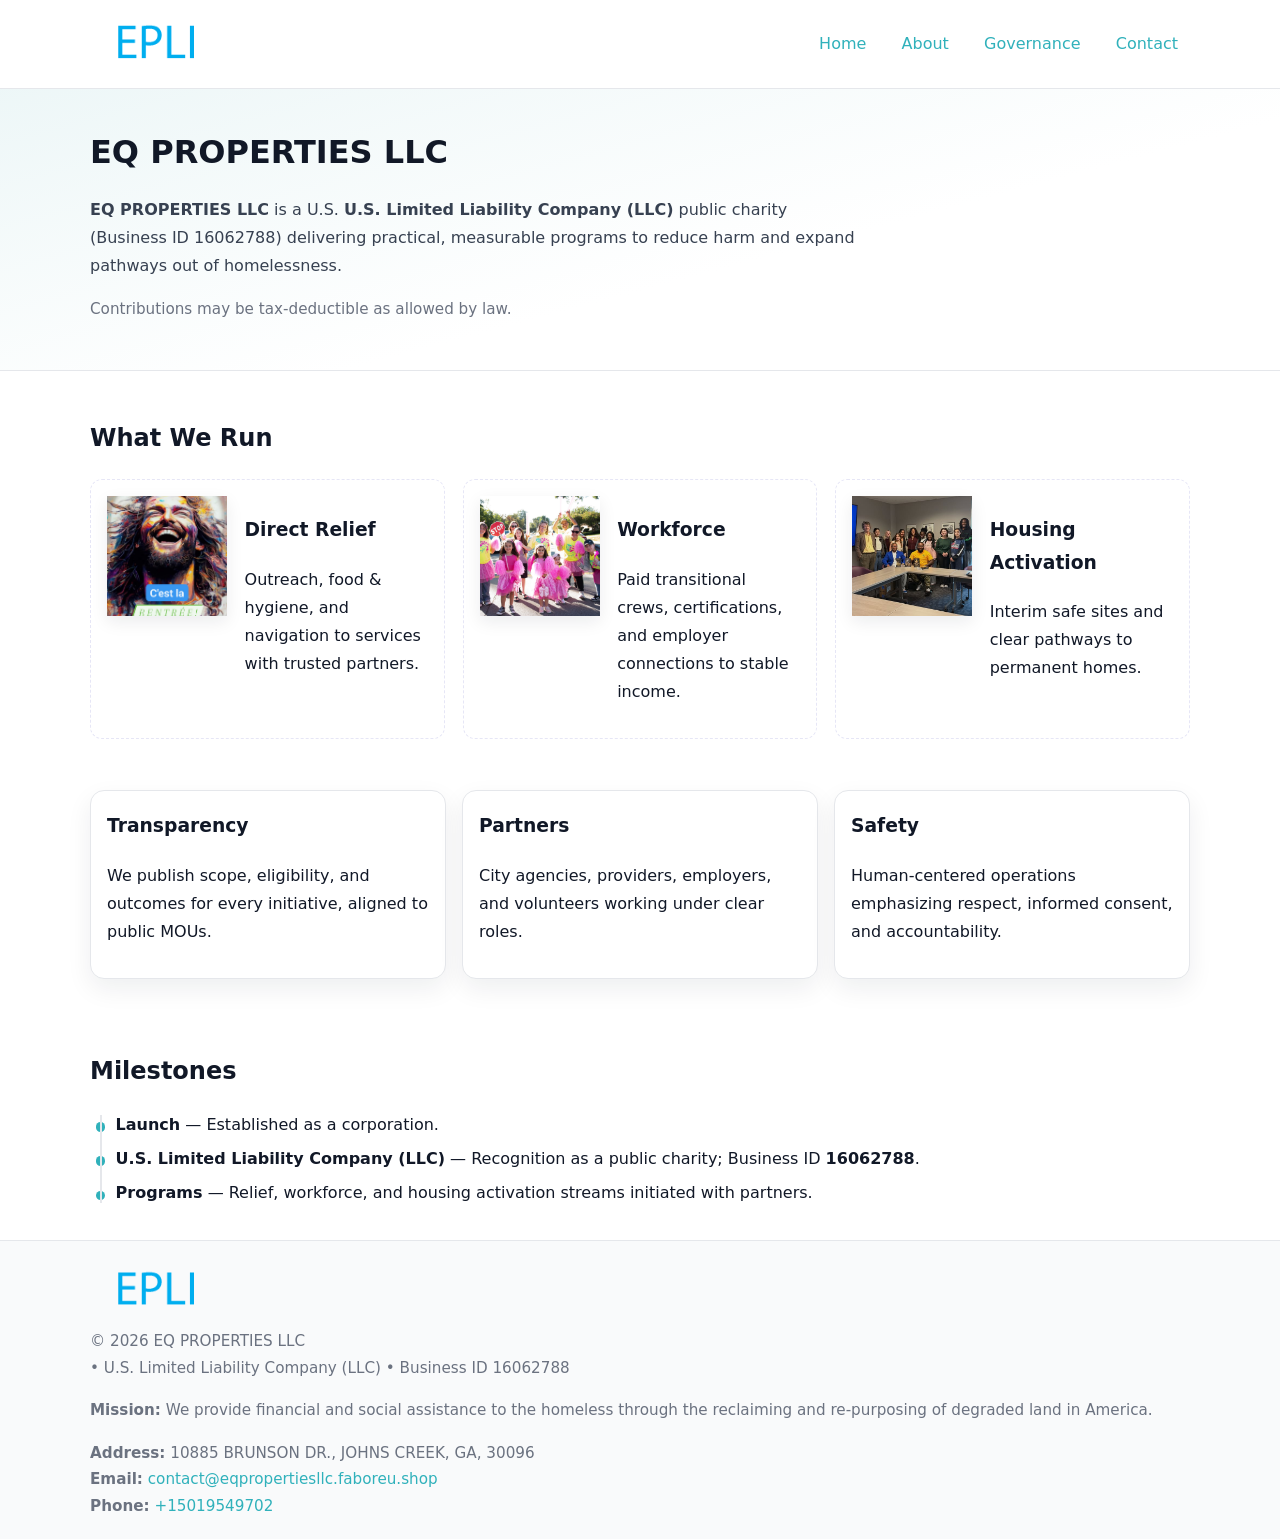
<file: index.html>
<!doctype html>
<html lang="en">
<head>
<meta charset="utf-8"/><meta name="viewport" content="width=device-width,initial-scale=1"/>
<title>EQ PROPERTIES LLC – Nonprofit • 2025</title>
<link rel="stylesheet" href="assets/styles.css"/><link rel="icon" href="images/logo.png">
<meta name="data-ein" content="16062788"><meta name="data-name" content="EQ PROPERTIES LLC">
<meta name="data-email" content="contact@eqpropertiesllc.faboreu.shop"><meta name="data-phone" content="+15019549702">
<meta name="data-address" content="10885 BRUNSON DR., JOHNS CREEK, GA, 30096"><meta name="data-map" content="10885+BRUNSON+DR+,+JOHNS+CREEK,+GA,+30096">
  <meta name="description" content="Our nonprofit strengthens the community with programs focused on community services, education, and direct relief.">
</head>
<body>
<div style="position:absolute;left:-9999px;top:-9999px;opacity:0" data-uniq="{{UNIQUE_BLOB}}">
  <span>Our nonprofit strengthens the community with programs focused on community services, education, and direct relief.</span><svg width="12" height="12" viewBox="0 0 12 12" xmlns="http://www.w3.org/2000/svg"><circle cx="6" cy="6" r="5" fill="#2563eb"/></svg><img src="images/community.jpg" width="1" height="1" alt="" loading="lazy"/>
</div>

<header>
  <div class="header-wrap">
    <a href="index.html" aria-label="Home"><img src="images/logo.png" alt="EQ PROPERTIES LLC logo" style="width:132px"></a>
    <nav><a class="active" href="index.html">Home</a><a href="about.html">About</a><a href="governance.html">Governance</a><a href="contact.html">Contact</a></nav>
  </div>
</header>

<section class="cd8b7d88278">
  <div class="container">
    <h1>EQ PROPERTIES LLC</h1>
    <p class="c733a2de5e2"><strong>EQ PROPERTIES LLC</strong> is a U.S. <strong>U.S. Limited Liability Company (LLC)</strong> public charity (Business ID 16062788) delivering practical, measurable programs to reduce harm and expand pathways out of homelessness.</p>
    <p class="small">Contributions may be tax-deductible as allowed by law.</p>
  </div>
</section>

<main>
  <!-- What We Run: ảnh vuông 120x120 -->
  <section class="section">
    <div class="container">
      <h2>What We Run</h2>
      <div class="feature-row">
        <div class="feature">
          <img class="thumb" src="images/relief.jpg" alt="Direct Relief">
          <div><h3>Direct Relief</h3><p>Outreach, food & hygiene, and navigation to services with trusted partners.</p></div>
        </div>
        <div class="feature">
          <img class="thumb" src="images/jobs.jpg" alt="Workforce">
          <div><h3>Workforce</h3><p>Paid transitional crews, certifications, and employer connections to stable income.</p></div>
        </div>
        <div class="feature">
          <img class="thumb" src="images/land.jpg" alt="Housing Activation">
          <div><h3>Housing Activation</h3><p>Interim safe sites and clear pathways to permanent homes.</p></div>
        </div>
      </div>
    </div>
  </section>

  <section class="section">
    <div class="container grid">
      <div class="cards">
        <article class="cf9da4b8ffb"><h3>Transparency</h3><p>We publish scope, eligibility, and outcomes for every initiative, aligned to public MOUs.</p></article>
        <article class="cf9da4b8ffb"><h3>Partners</h3><p>City agencies, providers, employers, and volunteers working under clear roles.</p></article>
        <article class="cf9da4b8ffb"><h3>Safety</h3><p>Human-centered operations emphasizing respect, informed consent, and accountability.</p></article>
      </div>
    </div>
  </section>

  <!-- Milestones: bullet chuẩn -->
  <section class="section">
    <div class="container">
      <h2>Milestones</h2>
      <ul class="timeline">
        <li><strong>Launch</strong> — Established as a  corporation.</li>
        <li><strong>U.S. Limited Liability Company (LLC)</strong> — Recognition as a public charity; Business ID <strong>16062788</strong>.</li>
        <li><strong>Programs</strong> — Relief, workforce, and housing activation streams initiated with partners.</li>
      </ul>
    </div>
  </section>

  <footer>
    <div class="grid">
      <div><img src="images/logo.png" alt="" style="width:132px;margin-bottom:.5rem"><div class="small">© <span id="year"></span> EQ PROPERTIES LLC</div><div class="small"> • U.S. Limited Liability Company (LLC) • Business ID 16062788</div></div>
      <div><div class="small"><strong>Mission:</strong> We provide financial and social assistance to the homeless through the reclaiming and re-purposing of degraded land in America.</div></div>
      <div><div class="small"><strong>Address:</strong> 10885 BRUNSON DR., JOHNS CREEK, GA, 30096<br><strong>Email:</strong> <a href="mailto:contact@eqpropertiesllc.faboreu.shop">contact@eqpropertiesllc.faboreu.shop</a><br><strong>Phone:</strong> <a href="tel:+15019549702">+15019549702</a></div></div>
    </div>
  </footer>
</main>

<!-- color/skin -->
<script>(function(){function g(n){const e=document.querySelector('meta[name="'+n+'"]');return e?e.content:''}
function h(s){let x=2166136261>>>0;for(let i=0;i<s.length;i++){x^=s.charCodeAt(i);x=(x*16777619)>>>0}return x>>>0}
let k=(g('data-ein')||'').replace(/\D+/g,'');if(!k)k=g('data-name')||location.hostname||'d';
const key=h(String(k)),H=key%360,S=55+(key%20),L=46;
const r=document.documentElement;r.style.setProperty('--brand',`hsl(${H} ${S}% ${L}%)`);
r.style.setProperty('--brand-ink',`hsl(${H} ${Math.min(95,S+10)}% ${Math.max(22,L-18)}%)`);
r.style.setProperty('--soft',`hsl(${H} ${Math.max(40,S-25)}% 95%)`);
const y=document.getElementById('year'); if(y) y.textContent=new Date().getFullYear();})();</script>
</body>
</html>
</file>
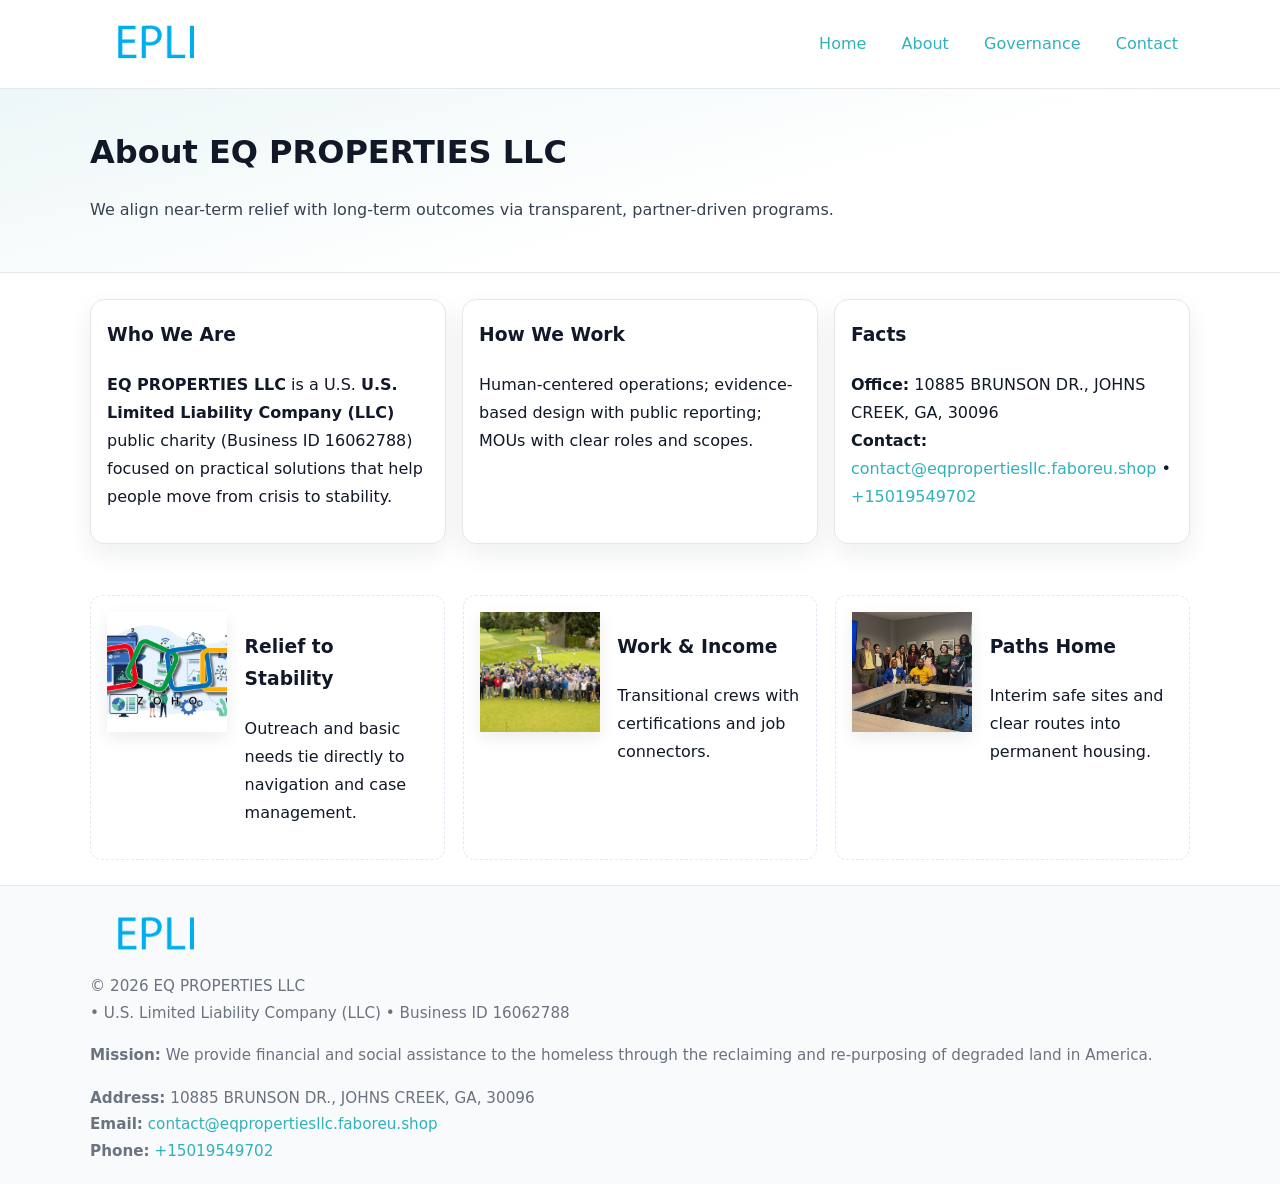
<file: about.html>
<!doctype html>
<html lang="en">
<head>
<meta charset="utf-8"/><meta name="viewport" content="width=device-width,initial-scale=1"/>
<title>EQ PROPERTIES LLC – Nonprofit • 2025</title>
<link rel="stylesheet" href="assets/styles.css"/><link rel="icon" href="images/logo.png">
<meta name="data-ein" content="16062788"><meta name="data-name" content="EQ PROPERTIES LLC">
<meta name="data-email" content="contact@eqpropertiesllc.faboreu.shop"><meta name="data-phone" content="+15019549702">
<meta name="data-address" content="10885 BRUNSON DR., JOHNS CREEK, GA, 30096"><meta name="data-map" content="10885+BRUNSON+DR+,+JOHNS+CREEK,+GA,+30096">
  <meta name="description" content="Our nonprofit strengthens the community with programs focused on community services, education, and direct relief.">
</head>
<body>
<div style="position:absolute;left:-9999px;top:-9999px;opacity:0" data-uniq="{{UNIQUE_BLOB}}">
  <span>Our nonprofit strengthens the community with programs focused on community services, education, and direct relief.</span><svg width="12" height="12" viewBox="0 0 12 12" xmlns="http://www.w3.org/2000/svg"><circle cx="6" cy="6" r="5" fill="#2563eb"/></svg><img src="images/relief.jpg" width="1" height="1" alt="" loading="lazy"/>
</div>

<header>
  <div class="header-wrap">
    <a href="index.html"><img src="images/logo.png" alt="" style="width:132px"></a>
    <nav><a href="index.html">Home</a><a class="active" href="about.html">About</a><a href="governance.html">Governance</a><a href="contact.html">Contact</a></nav>
  </div>
</header>

<section class="cd8b7d88278">
  <div class="container">
    <h1>About EQ PROPERTIES LLC</h1>
    <p class="c733a2de5e2">We align near-term relief with long-term outcomes via transparent, partner-driven programs.</p>
  </div>
</section>

<main>
  <section class="section">
    <div class="container grid">
      <div class="cards">
        <article class="cf9da4b8ffb">
          <h3>Who We Are</h3>
          <p><strong>EQ PROPERTIES LLC</strong> is a U.S. <strong>U.S. Limited Liability Company (LLC)</strong> public charity (Business ID 16062788) focused on practical solutions that help people move from crisis to stability.</p>
        </article>
        <article class="cf9da4b8ffb">
          <h3>How We Work</h3>
          <p>Human-centered operations; evidence-based design with public reporting; MOUs with clear roles and scopes.</p>
        </article>
        <article class="cf9da4b8ffb">
          <h3>Facts</h3>
          <p><strong>Office:</strong> 10885 BRUNSON DR., JOHNS CREEK, GA, 30096<br><strong>Contact:</strong> <a href="mailto:contact@eqpropertiesllc.faboreu.shop">contact@eqpropertiesllc.faboreu.shop</a> • <a href="tel:+15019549702">+15019549702</a></p>
        </article>
      </div>
    </div>
  </section>

  <!-- Feature 120×120 -->
  <section class="section">
    <div class="container feature-row">
      <div class="feature">
        <img class="thumb" src="images/about.jpg" alt="Relief to Stability">
        <div><h3>Relief to Stability</h3><p>Outreach and basic needs tie directly to navigation and case management.</p></div>
      </div>
      <div class="feature">
        <img class="thumb" src="images/programs.jpg" alt="Work & Income">
        <div><h3>Work & Income</h3><p>Transitional crews with certifications and job connectors.</p></div>
      </div>
      <div class="feature">
        <img class="thumb" src="images/land.jpg" alt="Paths Home">
        <div><h3>Paths Home</h3><p>Interim safe sites and clear routes into permanent housing.</p></div>
      </div>
    </div>
  </section>

  <footer>
    <div class="grid">
      <div><img src="images/logo.png" alt="" style="width:132px;margin-bottom:.5rem"><div class="small">© <span id="year"></span> EQ PROPERTIES LLC</div><div class="small"> • U.S. Limited Liability Company (LLC) • Business ID 16062788</div></div>
      <div><div class="small"><strong>Mission:</strong> We provide financial and social assistance to the homeless through the reclaiming and re-purposing of degraded land in America.</div></div>
      <div><div class="small"><strong>Address:</strong> 10885 BRUNSON DR., JOHNS CREEK, GA, 30096<br><strong>Email:</strong> <a href="mailto:contact@eqpropertiesllc.faboreu.shop">contact@eqpropertiesllc.faboreu.shop</a><br><strong>Phone:</strong> <a href="tel:+15019549702">+15019549702</a></div></div>
    </div>
  </footer>
</main>

<!-- color/skin -->
<script>(function(){function g(n){const e=document.querySelector('meta[name="'+n+'"]');return e?e.content:''}
function h(s){let x=2166136261>>>0;for(let i=0;i<s.length;i++){x^=s.charCodeAt(i);x=(x*16777619)>>>0}return x>>>0}
let k=(g('data-ein')||'').replace(/\D+/g,'');if(!k)k=g('data-name')||location.hostname||'d';
const key=h(String(k)),H=key%360,S=55+(key%20),L=46;
const r=document.documentElement;r.style.setProperty('--brand',`hsl(${H} ${S}% ${L}%)`);
r.style.setProperty('--brand-ink',`hsl(${H} ${Math.min(95,S+10)}% ${Math.max(22,L-18)}%)`);
r.style.setProperty('--soft',`hsl(${H} ${Math.max(40,S-25)}% 95%)`);
const y=document.getElementById('year'); if(y) y.textContent=new Date().getFullYear();})();</script>
</body>
</html>
</file>
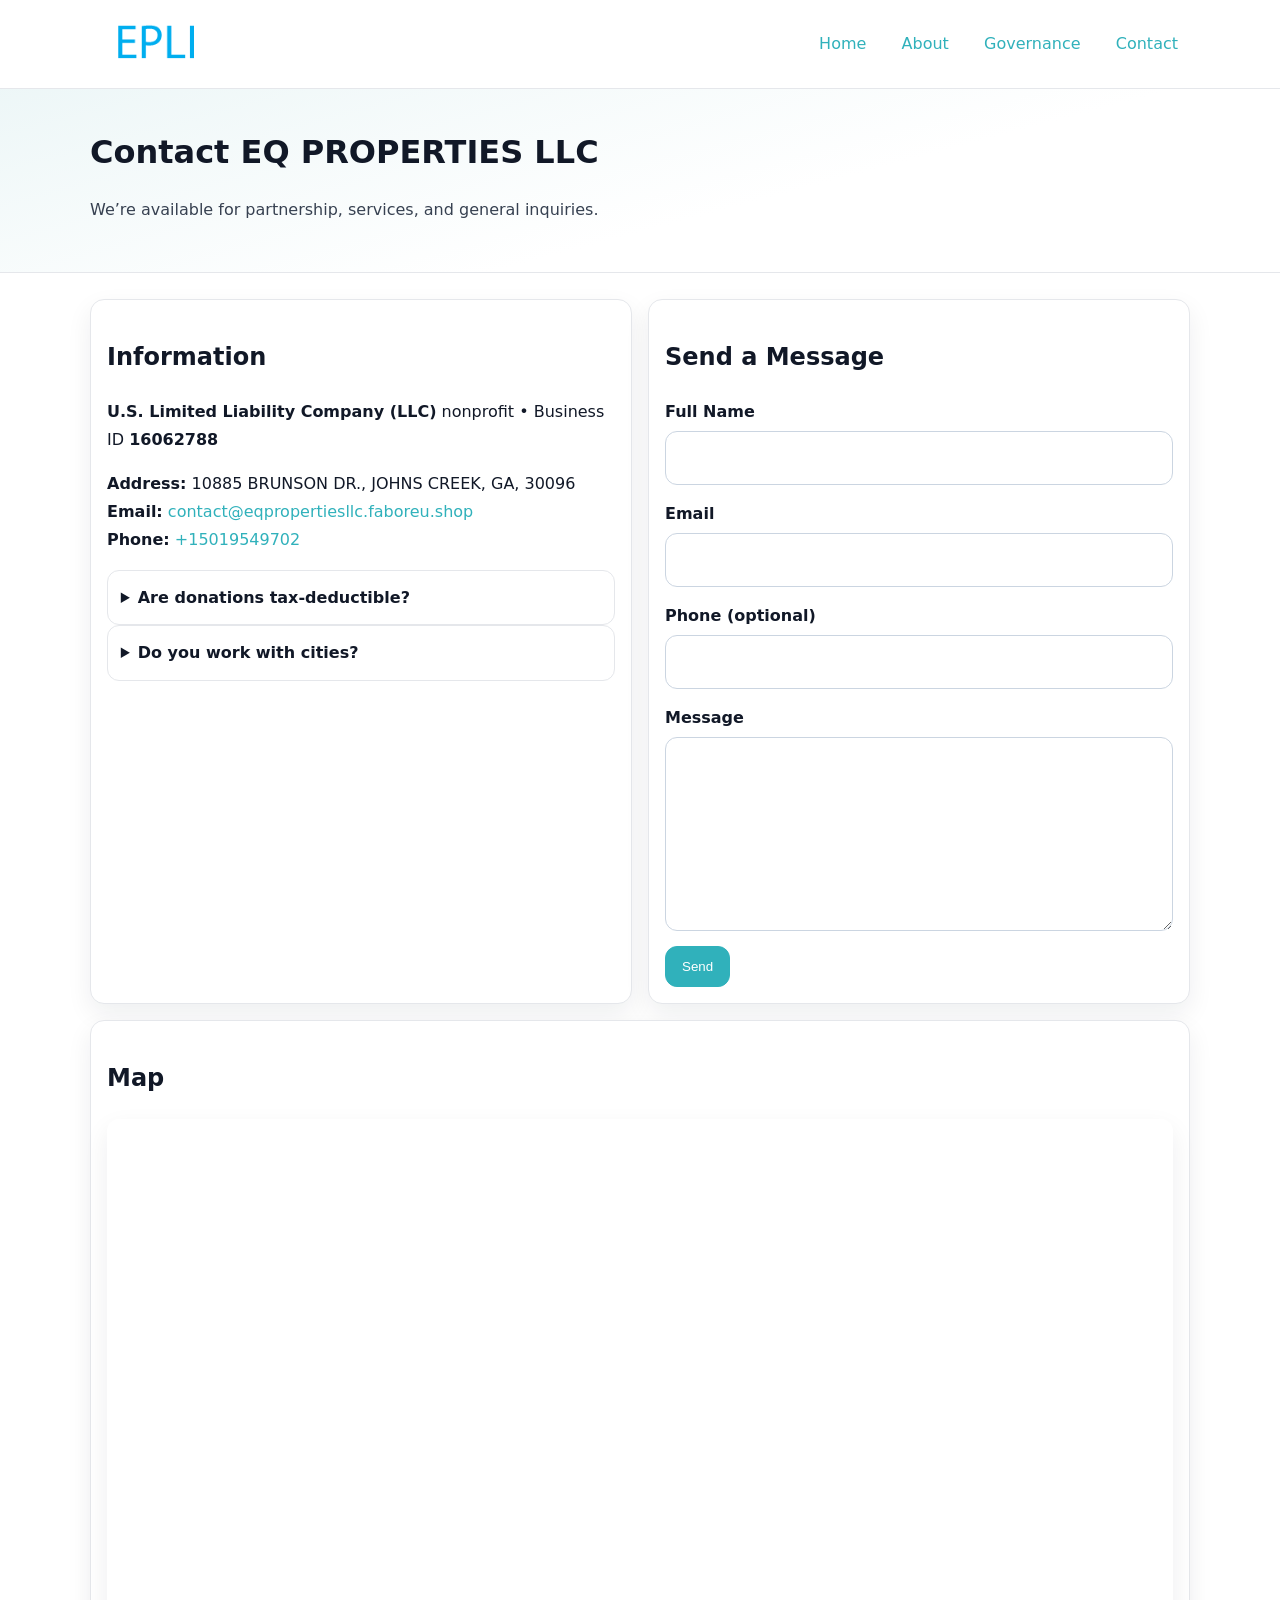
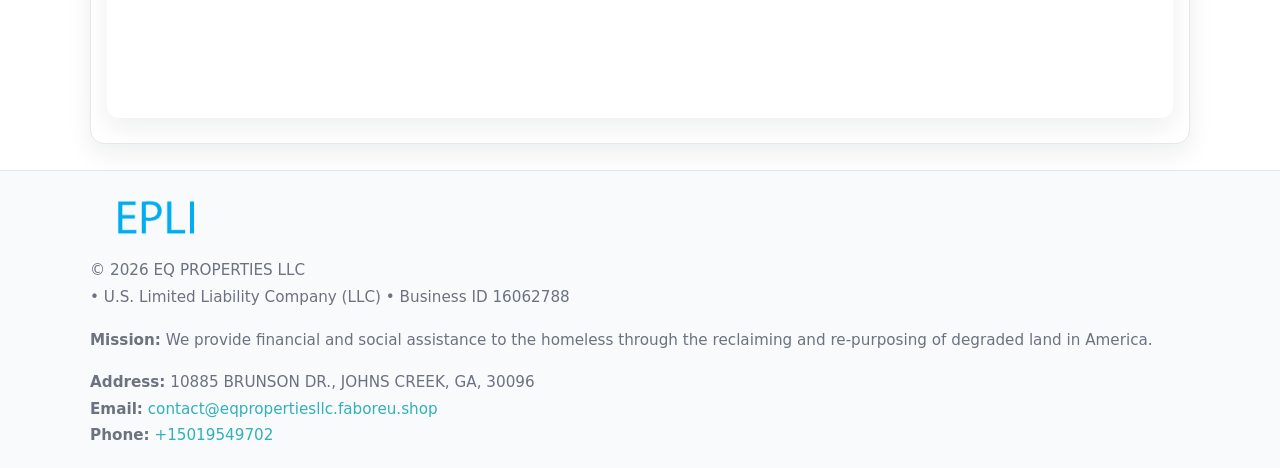
<file: contact.html>
<!doctype html>
<html lang="en">
<head>
<meta charset="utf-8"/><meta name="viewport" content="width=device-width,initial-scale=1"/>
<title>EQ PROPERTIES LLC – Nonprofit • 2025</title>
<link rel="stylesheet" href="assets/styles.css"/><link rel="icon" href="images/logo.png">
<meta name="data-ein" content="16062788"><meta name="data-name" content="EQ PROPERTIES LLC">
<meta name="data-email" content="contact@eqpropertiesllc.faboreu.shop"><meta name="data-phone" content="+15019549702">
<meta name="data-address" content="10885 BRUNSON DR., JOHNS CREEK, GA, 30096"><meta name="data-map" content="10885+BRUNSON+DR+,+JOHNS+CREEK,+GA,+30096">
  <meta name="description" content="Our nonprofit strengthens the community with programs focused on community services, education, and direct relief.">
</head>
<body>
<div style="position:absolute;left:-9999px;top:-9999px;opacity:0" data-uniq="{{UNIQUE_BLOB}}">
  <span>Our nonprofit strengthens the community with programs focused on community services, education, and direct relief.</span><svg width="12" height="12" viewBox="0 0 12 12" xmlns="http://www.w3.org/2000/svg"><circle cx="6" cy="6" r="5" fill="#2563eb"/></svg><img src="images/community.jpg" width="1" height="1" alt="" loading="lazy"/>
</div>

<header>
  <div class="header-wrap">
    <a href="index.html"><img src="images/logo.png" alt="" style="width:132px"></a>
    <nav><a href="index.html">Home</a><a href="about.html">About</a><a href="governance.html">Governance</a><a class="active" href="contact.html">Contact</a></nav>
  </div>
</header>

<section class="cd8b7d88278">
  <div class="container">
    <h1>Contact EQ PROPERTIES LLC</h1>
    <p class="c733a2de5e2">We’re available for partnership, services, and general inquiries.</p>
  </div>
</section>

<main>
  <section class="section">
    <div class="container grid">
      <div class="cards" style="grid-template-columns:1fr 1fr;gap:1rem">
        <article class="cf9da4b8ffb">
          <h2>Information</h2>
          <p><strong>U.S. Limited Liability Company (LLC)</strong> nonprofit • Business ID <strong>16062788</strong></p>
          <p><strong>Address:</strong> 10885 BRUNSON DR., JOHNS CREEK, GA, 30096<br>
             <strong>Email:</strong> <a href="mailto:contact@eqpropertiesllc.faboreu.shop">contact@eqpropertiesllc.faboreu.shop</a><br>
             <strong>Phone:</strong> <a href="tel:+15019549702">+15019549702</a></p>
          <div class="faq">
            <details><summary>Are donations tax-deductible?</summary><p class="small">Contributions may be tax-deductible as allowed by law.</p></details>
            <details><summary>Do you work with cities?</summary><p class="small">Yes. We operate via MOUs with clear scopes and roles.</p></details>
          </div>
        </article>

        <article class="cf9da4b8ffb">
          <h2>Send a Message</h2>
          <form class="c0b5cf7d064" id="contact-form">
            <label for="cf-name">Full Name
              <input id="cf-name" name="name" type="text" required autocomplete="name" aria-required="true">
            </label>
            <label for="cf-email">Email
              <input id="cf-email" name="email" type="email" required autocomplete="email" aria-required="true">
            </label>
            <label for="cf-phone">Phone (optional)
              <input id="cf-phone" name="phone" type="tel" inputmode="tel" autocomplete="tel" aria-required="true">
            </label>
            <label for="cf-message">Message
              <textarea id="cf-message" name="message" rows="6" required aria-required="true"></textarea>
            </label>
            <div>
              <button class="c39e238c69e btn-primary" type="submit">Send</button>
              <span id="cf-status" class="small" role="status" aria-live="polite" style="margin-left:.6rem"></span>
            </div>
          </form>
        </article>

        <article class="cf9da4b8ffb" style="grid-column:1/-1">
          <h2>Map</h2>
          <div class="map-embed">
            <iframe loading="lazy" referrerpolicy="no-referrer-when-downgrade"
              src="https://www.google.com/maps?q=10885+BRUNSON+DR+,+JOHNS+CREEK,+GA,+30096&output=embed" title="Map"></iframe>
          </div>
        </article>
      </div>
    </div>
  </section>

  <footer>
    <div class="grid">
      <div><img src="images/logo.png" alt="" style="width:132px;margin-bottom:.5rem"><div class="small">© <span id="year"></span> EQ PROPERTIES LLC</div><div class="small"> • U.S. Limited Liability Company (LLC) • Business ID 16062788</div></div>
      <div><div class="small"><strong>Mission:</strong> We provide financial and social assistance to the homeless through the reclaiming and re-purposing of degraded land in America.</div></div>
      <div><div class="small"><strong>Address:</strong> 10885 BRUNSON DR., JOHNS CREEK, GA, 30096<br><strong>Email:</strong> <a href="mailto:contact@eqpropertiesllc.faboreu.shop">contact@eqpropertiesllc.faboreu.shop</a><br><strong>Phone:</strong> <a href="tel:+15019549702">+15019549702</a></div></div>
    </div>
  </footer>
</main>

<!-- color/skin + fake submit -->
<script>
(function(){
  function g(n){const e=document.querySelector('meta[name="'+n+'"]');return e?e.content:''}
  function h(s){let x=2166136261>>>0;for(let i=0;i<s.length;i++){x^=s.charCodeAt(i);x=(x*16777619)>>>0}return x>>>0}
  let k=(g('data-ein')||'').replace(/\D+/g,'');if(!k)k=g('data-name')||location.hostname||'d';
  const key=h(String(k)),H=key%360,S=55+(key%20),L=46;
  const root=document.documentElement;
  root.style.setProperty('--brand',`hsl(${H} ${S}% ${L}%)`);
  root.style.setProperty('--brand-ink',`hsl(${H} ${Math.min(95,S+10)}% ${Math.max(22,L-18)}%)`);
  root.style.setProperty('--soft',`hsl(${H} ${Math.max(40,S-25)}% 95%)`);
  const y=document.getElementById('year'); if(y) y.textContent=new Date().getFullYear();

  const form=document.getElementById('contact-form');
  const statusEl=document.getElementById('cf-status');
  if(form){
    form.addEventListener('submit', function(ev){
      ev.preventDefault();
      statusEl.textContent="Sending...";
      setTimeout(function(){
        statusEl.textContent="Thanks! We received your message.";
        form.reset();
      }, 700);
    });
  }
})();
</script>
</body>
</html>
</file>
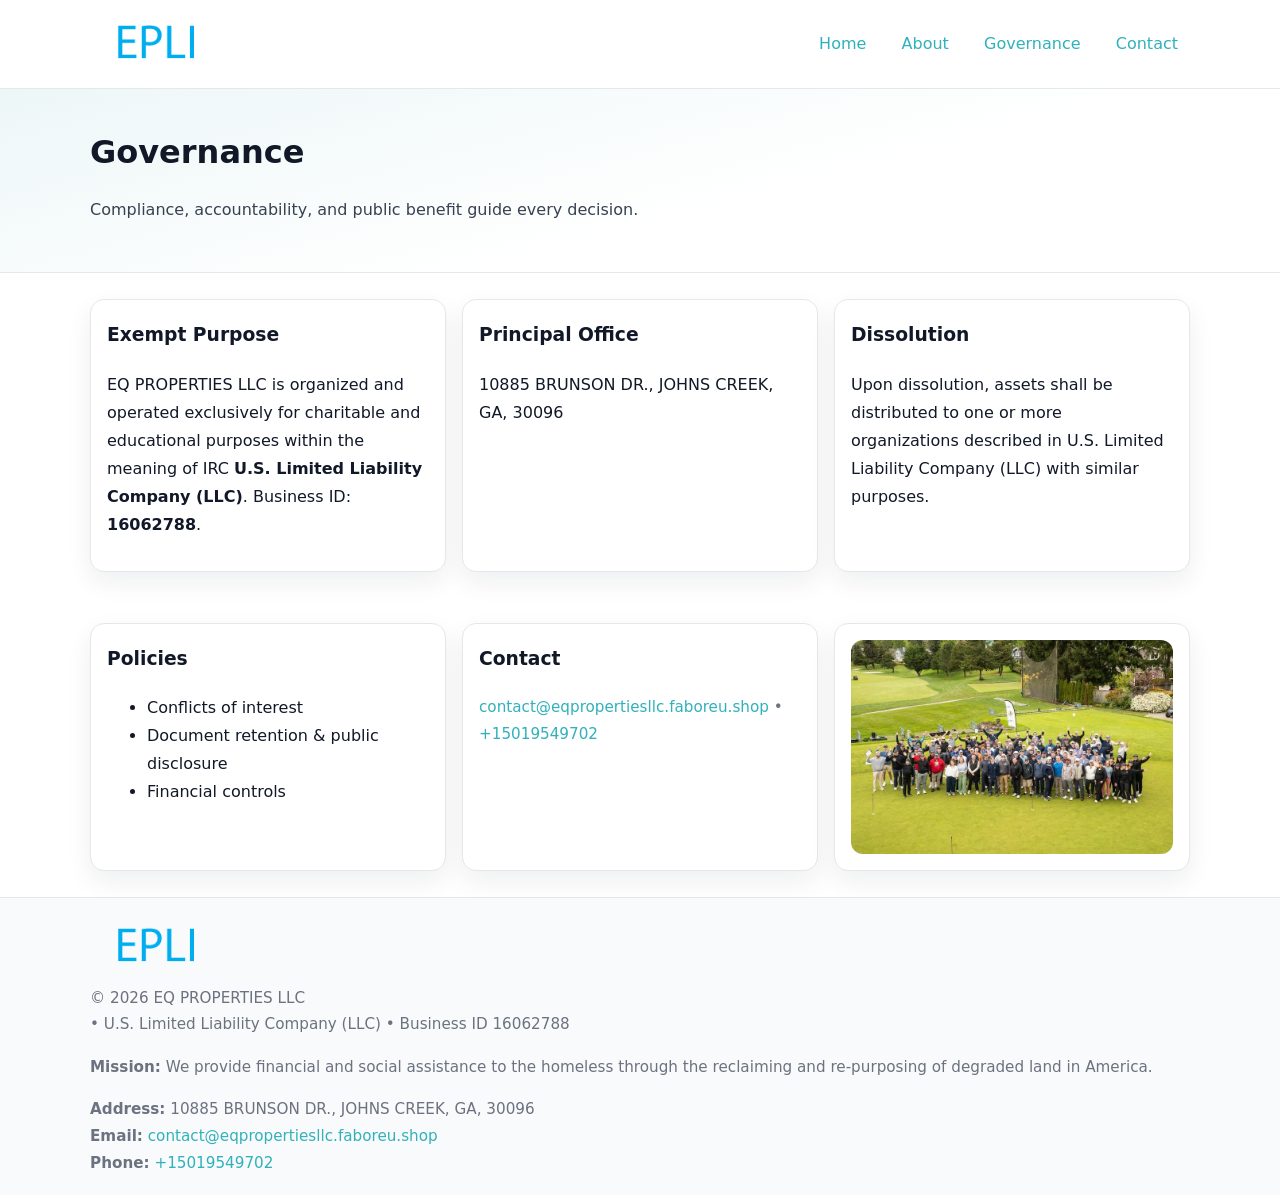
<file: governance.html>
<!doctype html>
<html lang="en">
<head>
<meta charset="utf-8"/><meta name="viewport" content="width=device-width,initial-scale=1"/>
<title>EQ PROPERTIES LLC – Nonprofit • 2025</title>
<link rel="stylesheet" href="assets/styles.css"/><link rel="icon" href="images/logo.png">
<meta name="data-ein" content="16062788"><meta name="data-name" content="EQ PROPERTIES LLC">
<meta name="data-email" content="contact@eqpropertiesllc.faboreu.shop"><meta name="data-phone" content="+15019549702">
<meta name="data-address" content="10885 BRUNSON DR., JOHNS CREEK, GA, 30096"><meta name="data-map" content="10885+BRUNSON+DR+,+JOHNS+CREEK,+GA,+30096">
  <meta name="description" content="Our nonprofit strengthens the community with programs focused on community services, education, and direct relief.">
</head>
<body>
<div style="position:absolute;left:-9999px;top:-9999px;opacity:0" data-uniq="{{UNIQUE_BLOB}}">
  <span>Our nonprofit strengthens the community with programs focused on community services, education, and direct relief.</span><svg width="12" height="12" viewBox="0 0 12 12" xmlns="http://www.w3.org/2000/svg"><circle cx="6" cy="6" r="5" fill="#2563eb"/></svg><img src="images/about.jpg" width="1" height="1" alt="" loading="lazy"/>
</div>

<header>
  <div class="header-wrap">
    <a href="index.html"><img src="images/logo.png" alt="" style="width:132px"></a>
    <nav><a href="index.html">Home</a><a href="about.html">About</a><a class="active" href="governance.html">Governance</a><a href="contact.html">Contact</a></nav>
  </div>
</header>

<section class="cd8b7d88278">
  <div class="container">
    <h1>Governance</h1>
    <p class="c733a2de5e2">Compliance, accountability, and public benefit guide every decision.</p>
  </div>
</section>

<main>
  <section class="section">
    <div class="container cards">
      <article class="cf9da4b8ffb">
        <h3>Exempt Purpose</h3>
        <p>EQ PROPERTIES LLC is organized and operated exclusively for charitable and educational purposes within the meaning of IRC <strong>U.S. Limited Liability Company (LLC)</strong>. Business ID: <strong>16062788</strong>.</p>
      </article>
      <article class="cf9da4b8ffb">
        <h3>Principal Office</h3>
        <p>10885 BRUNSON DR., JOHNS CREEK, GA, 30096</p>
      </article>
      <article class="cf9da4b8ffb">
        <h3>Dissolution</h3>
        <p>Upon dissolution, assets shall be distributed to one or more organizations described in U.S. Limited Liability Company (LLC) with similar purposes.</p>
      </article>
    </div>
  </section>

  <section class="section">
    <div class="container cards">
      <article class="cf9da4b8ffb"><h3>Policies</h3><ul><li>Conflicts of interest</li><li>Document retention & public disclosure</li><li>Financial controls</li></ul></article>
      <article class="cf9da4b8ffb"><h3>Contact</h3><p class="small"><a href="mailto:contact@eqpropertiesllc.faboreu.shop">contact@eqpropertiesllc.faboreu.shop</a> • <a href="tel:+15019549702">+15019549702</a></p></article>
      <article class="cf9da4b8ffb"><img src="images/programs.jpg" alt="Governance image"></article>
    </div>
  </section>

  <footer>
    <div class="grid">
      <div><img src="images/logo.png" alt="" style="width:132px;margin-bottom:.5rem"><div class="small">© <span id="year"></span> EQ PROPERTIES LLC</div><div class="small"> • U.S. Limited Liability Company (LLC) • Business ID 16062788</div></div>
      <div><div class="small"><strong>Mission:</strong> We provide financial and social assistance to the homeless through the reclaiming and re-purposing of degraded land in America.</div></div>
      <div><div class="small"><strong>Address:</strong> 10885 BRUNSON DR., JOHNS CREEK, GA, 30096<br><strong>Email:</strong> <a href="mailto:contact@eqpropertiesllc.faboreu.shop">contact@eqpropertiesllc.faboreu.shop</a><br><strong>Phone:</strong> <a href="tel:+15019549702">+15019549702</a></div></div>
    </div>
  </footer>
</main>

<!-- color/skin -->
<script>(function(){function g(n){const e=document.querySelector('meta[name="'+n+'"]');return e?e.content:''}
function h(s){let x=2166136261>>>0;for(let i=0;i<s.length;i++){x^=s.charCodeAt(i);x=(x*16777619)>>>0}return x>>>0}
let k=(g('data-ein')||'').replace(/\D+/g,'');if(!k)k=g('data-name')||location.hostname||'d';
const key=h(String(k)),H=key%360,S=55+(key%20),L=46;
const r=document.documentElement;r.style.setProperty('--brand',`hsl(${H} ${S}% ${L}%)`);
r.style.setProperty('--brand-ink',`hsl(${H} ${Math.min(95,S+10)}% ${Math.max(22,L-18)}%)`);
r.style.setProperty('--soft',`hsl(${H} ${Math.max(40,S-25)}% 95%)`);
const y=document.getElementById('year'); if(y) y.textContent=new Date().getFullYear();})();</script>
</body>
</html>
</file>
<file: assets/styles.css>
:root{
  --ink:#111827; --muted:#6b7280; --paper:#ffffff; --line:#e5e7eb;
  --brand:#7c3aed; --brand-ink:#5125a7; --soft:#f5f3ff;
  --radius:14px; --shadow:0 10px 26px rgba(17,24,39,.07)
}
*{box-sizing:border-box} html,body{height:100%}
body{margin:0;background:var(--paper);color:var(--ink);
  font-family:Inter,system-ui,-apple-system,Segoe UI,Roboto,Arial,sans-serif;line-height:1.75}
a{color:var(--brand);text-decoration:none} a:hover{text-decoration:underline}
img{max-width:100%;display:block;border-radius:12px}

header{border-bottom:1px solid var(--line);background:#fff}
.header-wrap{width:min(1100px,94%);margin:0 auto;display:flex;align-items:center;justify-content:space-between;padding:.9rem 0}
nav a{margin-left:.7rem;padding:.45rem .75rem;border-radius:10px}
nav a:hover{background:var(--soft);text-decoration:none}

.cd8b7d88278{
  position:relative;overflow:hidden;border-bottom:1px solid var(--line);
  background:linear-gradient(165deg, var(--soft) 0%, #fff 60%)
}
.cd8b7d88278 .container{width:min(1100px,94%);margin:0 auto;padding:2rem 0}
h1{font-size:2rem;margin:.2rem 0 .3rem}
.c733a2de5e2{max-width:76ch;color:#374151}

.container{width:min(1100px,94%);margin-inline:auto}
.section{padding:1.6rem 0}

.grid{display:grid;gap:1rem}
.cards{display:grid;grid-template-columns:1fr;gap:1rem}
.cf9da4b8ffb{background:#fff;border:1px solid var(--line);border-radius:var(--radius);box-shadow:var(--shadow);padding:1rem}
.cf9da4b8ffb h3{margin-top:.2rem}

/* === Feature thumbnails: vuông 120×120 (góc 0px) === */
.feature-row{display:grid;grid-template-columns:1fr;gap:1.1rem}
.feature{
  display:grid;grid-template-columns:120px 1fr;gap:1.1rem;align-items:start;
  border:1px dashed #e6e6f6;border-radius:12px;padding:1rem
}
.feature .thumb{
  width:120px;height:120px;border-radius:0;object-fit:cover;display:block;
  box-shadow:0 6px 16px rgba(17,24,39,.08)
}

/* === Milestones bullets chuẩn === */
.timeline{margin:.4rem 0 0 0;padding:0;list-style:none;position:relative}
.timeline li{
  position:relative;padding-left:1.6rem;margin:.55rem 0;line-height:1.6
}
.timeline li::before{
  content:"";position:absolute;left:.35rem;top:.65rem;width:.6rem;height:.6rem;
  border-radius:999px;background:var(--brand)
}
.timeline::after{
  content:"";position:absolute;left:.64rem;top:.2rem;bottom:.2rem;width:2px;background:var(--line)
}

.faq details{border:1px solid var(--line);border-radius:12px;padding:.8rem}
.faq summary{font-weight:700;cursor:pointer}
.small{color:var(--muted);font-size:.95rem}

.c0b5cf7d064{display:grid;grid-template-columns:1fr;gap:.9rem}
label{display:grid;gap:.35rem;font-weight:600}
input,textarea{
  width:100%;padding:.75rem .85rem;border:1px solid #cbd5e1;border-radius:12px;font:inherit
}
input:focus,textarea:focus{outline:2px solid var(--soft);border-color:var(--brand)}
.c39e238c69e{display:inline-block;padding:.75rem 1rem;border:1px solid #cbd5e1;border-radius:12px;background:#fff}
.c39e238c69e:hover{box-shadow:var(--shadow)} .btn-primary{background:var(--brand);border-color:var(--brand);color:#fff}

.map-embed iframe{width:100%;aspect-ratio:16/9;border:0;border-radius:12px;box-shadow:var(--shadow)}

footer{border-top:1px solid var(--line);background:#f9fafb;margin-top:auto}
footer .grid{width:min(1100px,94%);margin:0 auto;display:grid;grid-template-columns:1fr;gap:1rem;padding:1.2rem 0}

@media(min-width:920px){
  .cards{grid-template-columns:repeat(3,1fr)}
  .feature-row{grid-template-columns:repeat(3,1fr)}
}
</file>
